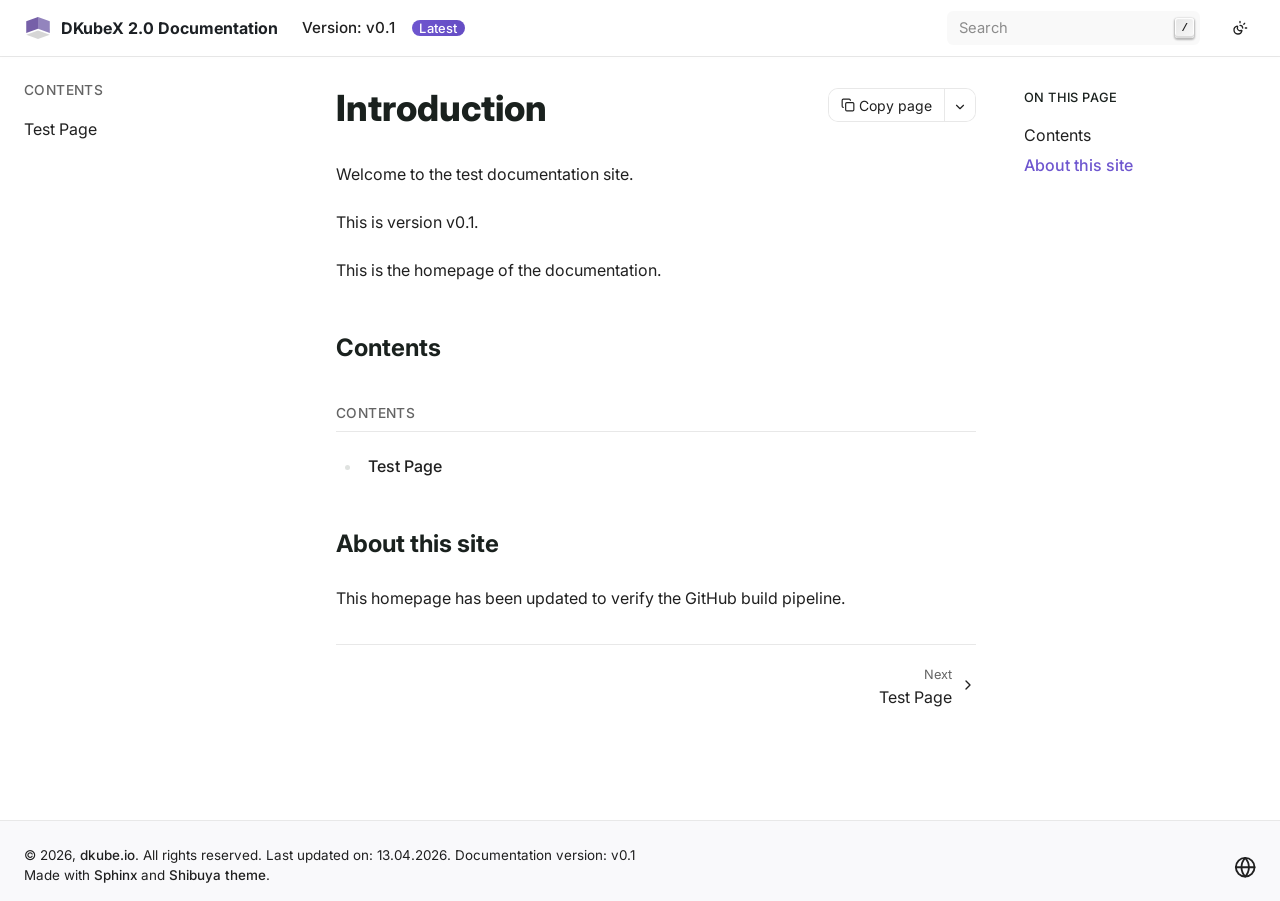
<file: docs-v0.1/index.html>
<!DOCTYPE html>
<html lang="en" data-accent-color="violet" data-content_root="./">
<head>
  <meta charset="utf-8">
  <meta name="viewport" content="width=device-width, initial-scale=1.0"><title>DKubeX 2.0 Documentation</title><link rel="shortcut icon" href="_static/DKube_Icon_512x512.svg"/><link rel="index" title="Index" href="genindex.html" /><link rel="search" title="Search" href="search.html" /><link rel="next" title="Test Page" href="test.html" />
      <link rel="canonical" href="https://docs-test.dkube.io/" /><script>
    function setColorMode(t){let e=document.documentElement;e.setAttribute("data-color-mode",t);let a=window.matchMedia&&window.matchMedia("(prefers-color-scheme: dark)").matches,s=t;"auto"===t&&(s=a?"dark":"light"),"light"===s?(e.classList.remove("dark"),e.classList.add("light")):(e.classList.remove("light"),e.classList.add("dark"))}
    setColorMode(localStorage._theme||"auto");
  </script><link rel="stylesheet" type="text/css" href="_static/pygments.css?v=e1a1ceaf" />
    <link rel="stylesheet" type="text/css" href="_static/shibuya.css?v=44020203" />
    <link rel="stylesheet" type="text/css" href="_static/copybutton.css?v=76b2166b" />
    <link media="print" rel="stylesheet" type="text/css" href="_static/print.css?v=20ff2c19" />
    <link rel="stylesheet" type="text/css" href="_static/custom.css?v=26aa22f1" />
    <link rel="preconnect" href="https://fonts.googleapis.com">
<link rel="preconnect" href="https://fonts.gstatic.com" crossorigin>
<link href="https://fonts.googleapis.com/css2?family=Inter:wght@400;500;600;700&display=swap" rel="stylesheet">
<style>
:root {
  --sy-f-text: "Inter", var(--sy-f-sys), var(--sy-f-cjk), sans-serif;
  --sy-f-heading: "Inter", var(--sy-f-sys), var(--sy-f-cjk), sans-serif;
}
</style>
    <meta property="og:type" content="website"/>
  <meta property="og:url" content="https://docs-test.dkube.io/"/>
  <meta property="og:title" content="Introduction"/>
    <meta name="twitter:card" content="summary"/>
  </head>
<body><div class="sy-head">
  <div class="sy-head-blur"></div>
  <div class="sy-head-inner sy-container mx-auto">
    <a class="sy-head-brand" href="index.html">
      <img class="light-logo" src="_static/DKube_Icon_512x512.svg" alt="DKubeX 2.0 Documentation" height="28" loading="lazy" />
      <img class="dark-logo" src="_static/DKube_Icon_512x512.svg" alt="DKubeX 2.0 Documentation" height="28" loading="lazy" />
      <strong>DKubeX 2.0 Documentation</strong>
    </a>
    <div class="sy-head-nav" id="head-nav">
      <nav class="sy-head-links"><ul><li class="link"><a href="../docs/index.html">Version: v0.1 | Latest</a></li></ul></nav>
      <div class="sy-head-extra flex items-center print:hidden"><form class="searchbox flex items-center" action="search.html" method="get">
  <input type="text" name="q" placeholder="Search" />
  <kbd>/</kbd>
</form><div class="sy-head-socials">
  <a href="https://github.com/deepro713/product-docs-test/" aria-label="GitHub">
    <iconify-icon icon="simple-icons:github"></iconify-icon>
  </a></div></div>
    </div>
    <div class="sy-head-actions flex items-center shrink-0 print:hidden"><button class="js-theme theme-switch flex items-center"
data-aria-auto="Switch to light color mode"
data-aria-light="Switch to dark color mode"
data-aria-dark="Switch to auto color mode">
<i class="i-lucide theme-icon"></i>
</button><button class="md:hidden flex items-center js-menu" aria-label="Menu" type="button" aria-controls="head-nav" aria-expanded="false">
        <div class="hamburger">
          <span class="hamburger_1"></span>
          <span class="hamburger_2"></span>
          <span class="hamburger_3"></span>
        </div>
      </button>
    </div>
  </div>
</div>
<div class="sy-page sy-container flex mx-auto">
  <aside id="lside" class="sy-lside md:w-72 md:shrink-0 print:hidden">
    <div class="sy-lside-inner md:sticky">
      <div class="sy-scrollbar p-6">
        <div class="globaltoc" data-expand-depth="0"><p class="caption" role="heading" aria-level="3"><span class="caption-text">Contents</span></p>
<ul>
<li class="toctree-l1"><a class="reference internal" href="test.html">Test Page</a></li>
</ul>

        </div>
      </div>
    </div>
  </aside>
  <div class="lside-overlay js-menu" role="button" aria-label="Close left sidebar" aria-controls="lside" aria-expanded="false"></div>
  <aside id="rside" class="sy-rside pb-3 w-64 shrink-0 order-last">
    <button class="rside-close js-menu xl:hidden" aria-label="Close Table of Contents" type="button" aria-controls="rside" aria-expanded="false">
      <i class="i-lucide close"></i>
    </button>
    <div class="sy-scrollbar sy-rside-inner px-6 xl:top-16 xl:sticky xl:pl-0 pt-6 pb-4"><div class="localtoc"><h3>On this page</h3><ul>
<li><a class="reference internal" href="#contents">Contents</a></li>
<li><a class="reference internal" href="#about-this-site">About this site</a></li>
</ul>
</div><div id="ethical-ad-placement" data-ea-publisher="readthedocs"></div></div>
  </aside>
  <div class="rside-overlay js-menu" role="button" aria-label="Close Table of Contents" aria-controls="rside" aria-expanded="false"></div>
  <main class="sy-main w-full max-sm:max-w-full print:pt-6">
<div class="sy-breadcrumbs" role="navigation">
  <div class="sy-breadcrumbs-inner flex items-center">
    <div class="md:hidden mr-3">
      <button class="js-menu" aria-label="Menu" type="button" aria-controls="lside" aria-expanded="false">
        <i class="i-lucide menu"></i>
      </button>
    </div>
    <ol class="flex-1" itemscope itemtype="https://schema.org/BreadcrumbList"><li itemprop="itemListElement" itemscope itemtype="https://schema.org/ListItem">
        <a itemprop="item" href="#"><span itemprop="name">DKubeX 2.0 Documentation</span></a>
        <span>/</span>
        <meta itemprop="position" content="1" />
      </li><li itemprop="itemListElement" itemscope itemtype="https://schema.org/ListItem">
        <strong itemprop="name">Introduction</strong>
        <meta itemprop="position" content="2" />
      </li></ol>
    <div class="xl:hidden ml-1">
      <button class="js-menu" aria-label="Show table of contents" type="button" aria-controls="rside"
        aria-expanded="false">
        <i class="i-lucide outdent"></i>
      </button>
    </div>
  </div>
</div><div class="flex flex-col break-words justify-between">
      <div class="relative min-w-0 max-w-6xl px-6 pb-6 pt-8 xl:px-12">
  <div class="copy-page-wrapper relative pb-4 lg:absolute lg:top-8 lg:right-6 xl:right-12">
  <div id="copy-page-trigger">
    <button
      type="button"
      class="js-copy px-3 py-1 inline-flex items-center gap-1"
      data-url="https://docs-test.dkube.io/_sources/index.md.txt"
    >
      <i class="i-lucide" data-icon="copy"></i>
      <span>Copy page</span>
    </button>
    <button class="js-menu px-2 py-1" type="button" aria-label="More actions"
      aria-haspopup="menu" aria-expanded="false" aria-controls="copy-page-content">
      <i class="i-lucide chevron-down"></i>
    </button>
  </div>
  <div id="copy-page-content" role="menu" aria-orientation="vertical" aria-hidden="true">
    <div role="presentation">
      <div class="flex flex-col" role="group">
        <button class="js-copy" type="button" role="menuitem"
          data-url="https://docs-test.dkube.io/_sources/index.md.txt">
          <span class="iconify-icon">
            <i class="i-lucide" data-icon="copy"></i>
          </span>
          <span>Copy page</span>
        </button>
        <a role="menuitem" href="https://docs-test.dkube.io/_sources/index.md.txt" target="_blank" rel="nofollow"><iconify-icon icon="bi:markdown"></iconify-icon>
            <span>View as Markdown</span></a><a role="menuitem" href="https://chatgpt.com/?hints=search&q=Read%20https%3A//docs-test.dkube.io/_sources/index.md.txt%20so%20I%20can%20ask%20questions%20about%20it." target="_blank" rel="nofollow">
          <iconify-icon icon="bi:openai"></iconify-icon>
          <span>Open in ChatGPT</span>
        </a><a role="menuitem" href="https://claude.ai/new?q=Read%20https%3A//docs-test.dkube.io/_sources/index.md.txt%20so%20I%20can%20ask%20questions%20about%20it." target="_blank" rel="nofollow">
          <iconify-icon icon="bi:claude"></iconify-icon>
          <span>Open in Claude</span>
        </a></div>
    </div>
  </div>
</div><article class="yue" role="main">
          <section id="introduction">
<h1>Introduction<a class="headerlink" href="#introduction" title="Link to this heading">¶</a></h1>
<p>Welcome to the test documentation site.</p>
<p>This is version v0.1.</p>
<p>This is the homepage of the documentation.</p>
<section id="contents">
<h2>Contents<a class="headerlink" href="#contents" title="Link to this heading">¶</a></h2>
<div class="toctree-wrapper compound">
<p class="caption" role="heading"><span class="caption-text">Contents</span></p>
<ul>
<li class="toctree-l1"><a class="reference internal" href="test.html">Test Page</a></li>
</ul>
</div>
</section>
<section id="about-this-site">
<h2>About this site<a class="headerlink" href="#about-this-site" title="Link to this heading">¶</a></h2>
<p>This homepage has been updated to verify the GitHub build pipeline.</p>
</section>
</section>

        </article><button class="back-to-top" type="button">
  <svg xmlns="http://www.w3.org/2000/svg" viewBox="0 0 24 24">
    <path d="M13 20h-2V8l-5.5 5.5-1.42-1.42L12 4.16l7.92 7.92-1.42 1.42L13 8v12z"></path>
  </svg>
  <span>Back to top</span>
</button><div class="navigation flex print:hidden"><div class="navigation-next">
    <a href="test.html">
      <div class="page-info">
        <span>Next</span>
        <div class="title">Test Page</div>
      </div>
      <i class="i-lucide chevron-right"></i>
    </a>
  </div></div></div>
    </div>
  </main>
</div>
<footer class="sy-foot">
  <div class="sy-foot-inner sy-container mx-auto">
    <div class="sy-foot-reserved md:flex justify-between items-center">
      <div class="sy-foot-copyright"><p>&copy; 2026, dkube.io. All rights reserved. Last updated on: 13.04.2026. Documentation version: v0.1</p>
  
  <p>
    Made with
    
    <a href="https://www.sphinx-doc.org/">Sphinx</a> and
    
    <a href="https://shibuya.lepture.com">Shibuya theme</a>.
  </p>
</div>
      <div class="sy-foot-socials">
<a href="https://github.com/deepro713/product-docs-test/" aria-label="GitHub">
  <iconify-icon icon="simple-icons:github"></iconify-icon>
</a>
<a href="https://www.youtube.com/@DKube_OC" aria-label="YouTube">
  <iconify-icon icon="simple-icons:youtube"></iconify-icon>
</a><a href="https://www.dkube.io" aria-label="Website" target="_blank" rel="noopener noreferrer">
    <svg viewBox="0 0 24 24" fill="none" stroke="currentColor" stroke-width="2" stroke-linecap="round" stroke-linejoin="round" aria-hidden="true">
      <circle cx="12" cy="12" r="10"></circle>
      <path d="M2 12h20"></path>
      <path d="M12 2a15.3 15.3 0 0 1 4 10 15.3 15.3 0 0 1-4 10 15.3 15.3 0 0 1-4-10 15.3 15.3 0 0 1 4-10z"></path>
    </svg>
  </a>
</div>
    </div>
  </div>
</footer>
      <script src="_static/documentation_options.js?v=5929fcd5"></script>
      <script src="_static/doctools.js?v=fd6eb6e6"></script>
      <script src="_static/sphinx_highlight.js?v=6ffebe34"></script>
      <script src="_static/clipboard.min.js?v=a7894cd8"></script>
      <script src="_static/copybutton.js?v=f281be69"></script>
      <script src="_static/shibuya.js?v=cac61aee"></script>
      <script src="_static/version-badge.js?v=433fc88a"></script>
      <script src="_static/footer-dkube-link.js?v=47e90260"></script></body>
</html>
</file>
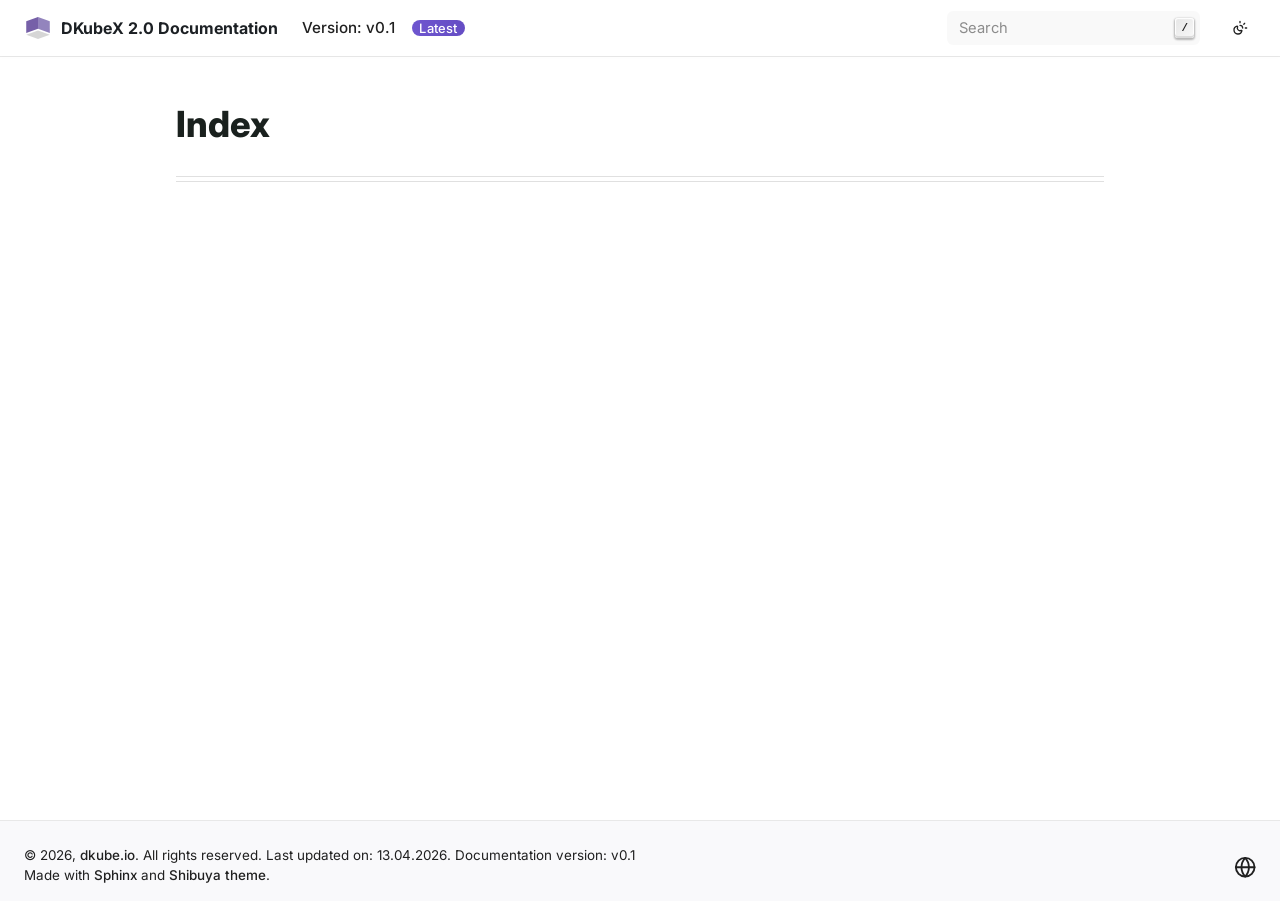
<file: docs-v0.1/genindex.html>
<!DOCTYPE html>
<html lang="en" data-accent-color="violet" data-content_root="./">
<head>
  <meta charset="utf-8">
  <meta name="viewport" content="width=device-width, initial-scale=1.0"><title>Index - DKubeX 2.0 Documentation</title><link rel="shortcut icon" href="_static/DKube_Icon_512x512.svg"/><link rel="index" title="Index" href="#" /><link rel="search" title="Search" href="search.html" />
      <link rel="canonical" href="https://docs-test.dkube.io/genindex.html" /><script>
    function setColorMode(t){let e=document.documentElement;e.setAttribute("data-color-mode",t);let a=window.matchMedia&&window.matchMedia("(prefers-color-scheme: dark)").matches,s=t;"auto"===t&&(s=a?"dark":"light"),"light"===s?(e.classList.remove("dark"),e.classList.add("light")):(e.classList.remove("light"),e.classList.add("dark"))}
    setColorMode(localStorage._theme||"auto");
  </script><link rel="stylesheet" type="text/css" href="_static/pygments.css?v=e1a1ceaf" />
    <link rel="stylesheet" type="text/css" href="_static/shibuya.css?v=44020203" />
    <link rel="stylesheet" type="text/css" href="_static/copybutton.css?v=76b2166b" />
    <link media="print" rel="stylesheet" type="text/css" href="_static/print.css?v=20ff2c19" />
    <link rel="stylesheet" type="text/css" href="_static/custom.css?v=26aa22f1" />
    <link rel="preconnect" href="https://fonts.googleapis.com">
<link rel="preconnect" href="https://fonts.gstatic.com" crossorigin>
<link href="https://fonts.googleapis.com/css2?family=Inter:wght@400;500;600;700&display=swap" rel="stylesheet">
<style>
:root {
  --sy-f-text: "Inter", var(--sy-f-sys), var(--sy-f-cjk), sans-serif;
  --sy-f-heading: "Inter", var(--sy-f-sys), var(--sy-f-cjk), sans-serif;
}
</style>
    </head>
<body><div class="sy-head">
  <div class="sy-head-blur"></div>
  <div class="sy-head-inner sy-container mx-auto">
    <a class="sy-head-brand" href="index.html">
      <img class="light-logo" src="_static/DKube_Icon_512x512.svg" alt="DKubeX 2.0 Documentation" height="28" loading="lazy" />
      <img class="dark-logo" src="_static/DKube_Icon_512x512.svg" alt="DKubeX 2.0 Documentation" height="28" loading="lazy" />
      <strong>DKubeX 2.0 Documentation</strong>
    </a>
    <div class="sy-head-nav" id="head-nav">
      <nav class="sy-head-links"><ul><li class="link"><a href="../docs/index.html">Version: v0.1 | Latest</a></li></ul></nav>
      <div class="sy-head-extra flex items-center print:hidden"><form class="searchbox flex items-center" action="search.html" method="get">
  <input type="text" name="q" placeholder="Search" />
  <kbd>/</kbd>
</form><div class="sy-head-socials">
  <a href="https://github.com/deepro713/product-docs-test/" aria-label="GitHub">
    <iconify-icon icon="simple-icons:github"></iconify-icon>
  </a></div></div>
    </div>
    <div class="sy-head-actions flex items-center shrink-0 print:hidden"><button class="js-theme theme-switch flex items-center"
data-aria-auto="Switch to light color mode"
data-aria-light="Switch to dark color mode"
data-aria-dark="Switch to auto color mode">
<i class="i-lucide theme-icon"></i>
</button><button class="md:hidden flex items-center js-menu" aria-label="Menu" type="button" aria-controls="head-nav" aria-expanded="false">
        <div class="hamburger">
          <span class="hamburger_1"></span>
          <span class="hamburger_2"></span>
          <span class="hamburger_3"></span>
        </div>
      </button>
    </div>
  </div>
</div><div class="sy-container mx-auto body">
    <main class="sy-content mx-auto pt-12 px-6 xl:px-12 break-words">
      <article class="yue" role="main">
        

<h1 id="index">Index</h1>

<div class="genindex-jumpbox">
 
</div>


      </article>
      
    </main>
  </div><footer class="sy-foot">
  <div class="sy-foot-inner sy-container mx-auto">
    <div class="sy-foot-reserved md:flex justify-between items-center">
      <div class="sy-foot-copyright"><p>&copy; 2026, dkube.io. All rights reserved. Last updated on: 13.04.2026. Documentation version: v0.1</p>
  
  <p>
    Made with
    
    <a href="https://www.sphinx-doc.org/">Sphinx</a> and
    
    <a href="https://shibuya.lepture.com">Shibuya theme</a>.
  </p>
</div>
      <div class="sy-foot-socials">
<a href="https://github.com/deepro713/product-docs-test/" aria-label="GitHub">
  <iconify-icon icon="simple-icons:github"></iconify-icon>
</a>
<a href="https://www.youtube.com/@DKube_OC" aria-label="YouTube">
  <iconify-icon icon="simple-icons:youtube"></iconify-icon>
</a><a href="https://www.dkube.io" aria-label="Website" target="_blank" rel="noopener noreferrer">
    <svg viewBox="0 0 24 24" fill="none" stroke="currentColor" stroke-width="2" stroke-linecap="round" stroke-linejoin="round" aria-hidden="true">
      <circle cx="12" cy="12" r="10"></circle>
      <path d="M2 12h20"></path>
      <path d="M12 2a15.3 15.3 0 0 1 4 10 15.3 15.3 0 0 1-4 10 15.3 15.3 0 0 1-4-10 15.3 15.3 0 0 1 4-10z"></path>
    </svg>
  </a>
</div>
    </div>
  </div>
</footer>
      <script src="_static/documentation_options.js?v=5929fcd5"></script>
      <script src="_static/doctools.js?v=fd6eb6e6"></script>
      <script src="_static/sphinx_highlight.js?v=6ffebe34"></script>
      <script src="_static/clipboard.min.js?v=a7894cd8"></script>
      <script src="_static/copybutton.js?v=f281be69"></script>
      <script src="_static/shibuya.js?v=cac61aee"></script>
      <script src="_static/version-badge.js?v=433fc88a"></script>
      <script src="_static/footer-dkube-link.js?v=47e90260"></script></body>
</html>
</file>
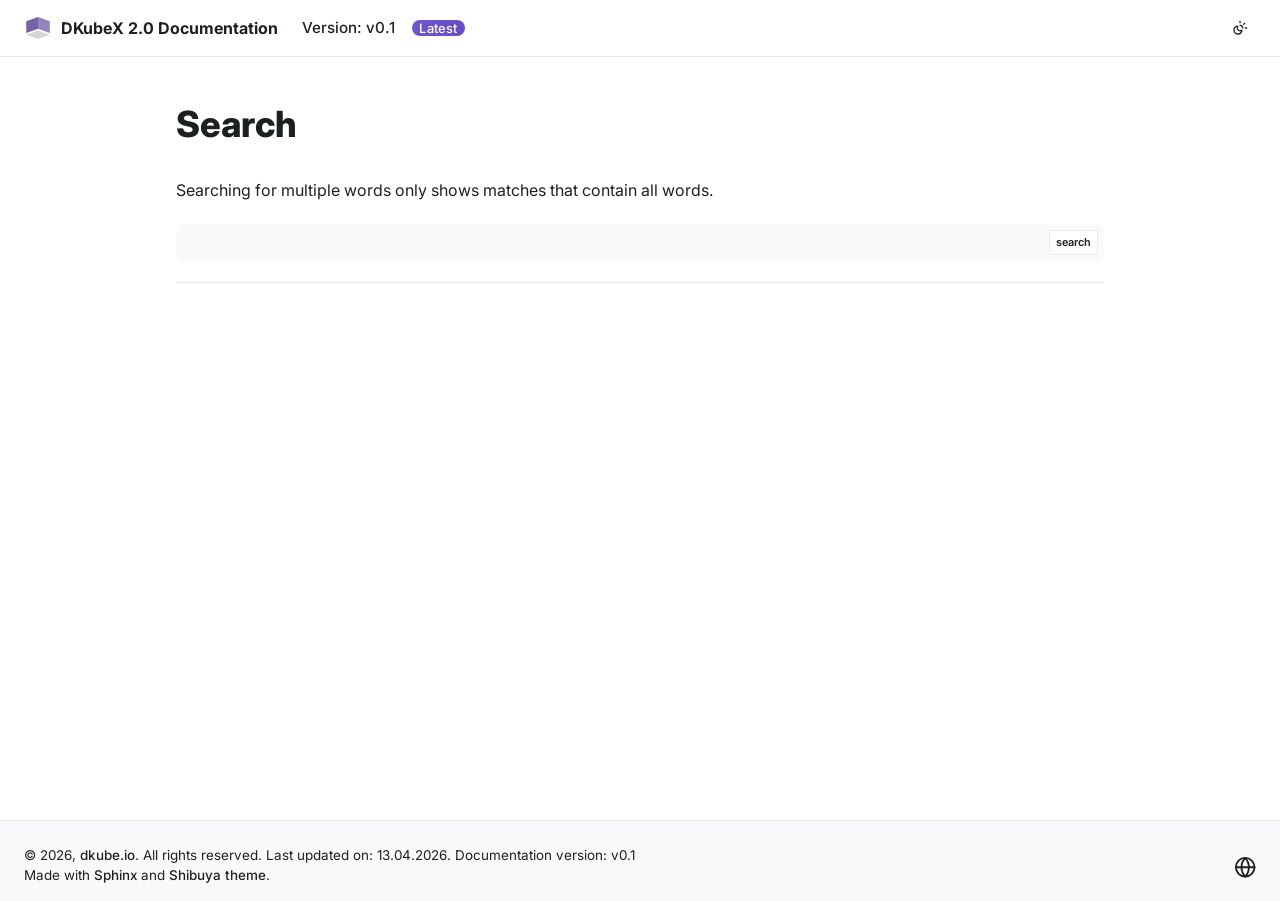
<file: docs-v0.1/search.html>
<!DOCTYPE html>
<html lang="en" data-accent-color="violet" data-content_root="./">
<head>
  <meta charset="utf-8">
  <meta name="viewport" content="width=device-width, initial-scale=1.0"><title>Search - DKubeX 2.0 Documentation</title><link rel="shortcut icon" href="_static/DKube_Icon_512x512.svg"/><link rel="index" title="Index" href="genindex.html" /><link rel="search" title="Search" href="#" />
      <link rel="canonical" href="https://docs-test.dkube.io/search.html" /><script>
    function setColorMode(t){let e=document.documentElement;e.setAttribute("data-color-mode",t);let a=window.matchMedia&&window.matchMedia("(prefers-color-scheme: dark)").matches,s=t;"auto"===t&&(s=a?"dark":"light"),"light"===s?(e.classList.remove("dark"),e.classList.add("light")):(e.classList.remove("light"),e.classList.add("dark"))}
    setColorMode(localStorage._theme||"auto");
  </script><link rel="stylesheet" type="text/css" href="_static/pygments.css?v=e1a1ceaf" />
    <link rel="stylesheet" type="text/css" href="_static/shibuya.css?v=44020203" />
    <link rel="stylesheet" type="text/css" href="_static/copybutton.css?v=76b2166b" />
    <link media="print" rel="stylesheet" type="text/css" href="_static/print.css?v=20ff2c19" />
    <link rel="stylesheet" type="text/css" href="_static/custom.css?v=26aa22f1" />
    <link rel="preconnect" href="https://fonts.googleapis.com">
<link rel="preconnect" href="https://fonts.gstatic.com" crossorigin>
<link href="https://fonts.googleapis.com/css2?family=Inter:wght@400;500;600;700&display=swap" rel="stylesheet">
<style>
:root {
  --sy-f-text: "Inter", var(--sy-f-sys), var(--sy-f-cjk), sans-serif;
  --sy-f-heading: "Inter", var(--sy-f-sys), var(--sy-f-cjk), sans-serif;
}
</style>
    
    <script src="searchindex.js" defer="defer"></script>
    <meta name="robots" content="noindex" />
    
</head>
<body><div class="sy-head">
  <div class="sy-head-blur"></div>
  <div class="sy-head-inner sy-container mx-auto">
    <a class="sy-head-brand" href="index.html">
      <img class="light-logo" src="_static/DKube_Icon_512x512.svg" alt="DKubeX 2.0 Documentation" height="28" loading="lazy" />
      <img class="dark-logo" src="_static/DKube_Icon_512x512.svg" alt="DKubeX 2.0 Documentation" height="28" loading="lazy" />
      <strong>DKubeX 2.0 Documentation</strong>
    </a>
    <div class="sy-head-nav" id="head-nav">
      <nav class="sy-head-links"><ul><li class="link"><a href="../docs/index.html">Version: v0.1 | Latest</a></li></ul></nav>
      <div class="sy-head-extra flex items-center print:hidden"><div class="sy-head-socials">
  <a href="https://github.com/deepro713/product-docs-test/" aria-label="GitHub">
    <iconify-icon icon="simple-icons:github"></iconify-icon>
  </a></div></div>
    </div>
    <div class="sy-head-actions flex items-center shrink-0 print:hidden"><button class="js-theme theme-switch flex items-center"
data-aria-auto="Switch to light color mode"
data-aria-light="Switch to dark color mode"
data-aria-dark="Switch to auto color mode">
<i class="i-lucide theme-icon"></i>
</button><button class="md:hidden flex items-center js-menu" aria-label="Menu" type="button" aria-controls="head-nav" aria-expanded="false">
        <div class="hamburger">
          <span class="hamburger_1"></span>
          <span class="hamburger_2"></span>
          <span class="hamburger_3"></span>
        </div>
      </button>
    </div>
  </div>
</div><div class="sy-container mx-auto body">
    <main class="sy-content mx-auto pt-12 px-6 xl:px-12 break-words">
      <article class="yue" role="main">
        
  <h1 id="search-documentation">Search</h1>
  
  <noscript>
  <div class="admonition warning">
  <p>
    Please activate JavaScript to enable the search
    functionality.
  </p>
  </div>
  </noscript>
  
  
  <p>
    Searching for multiple words only shows matches that contain
    all words.
  </p>
  
  
  <form class="searchform" action="" method="get">
    <input type="text" name="q" aria-labelledby="search-documentation" value="" autocomplete="off" autocorrect="off" autocapitalize="off" spellcheck="false"/>
    <button type="submit">search</button>
  </form>
  <p><span id="search-progress"></span></p>

  
  <div id="search-results"></div>
  

      </article>
      
    </main>
  </div><footer class="sy-foot">
  <div class="sy-foot-inner sy-container mx-auto">
    <div class="sy-foot-reserved md:flex justify-between items-center">
      <div class="sy-foot-copyright"><p>&copy; 2026, dkube.io. All rights reserved. Last updated on: 13.04.2026. Documentation version: v0.1</p>
  
  <p>
    Made with
    
    <a href="https://www.sphinx-doc.org/">Sphinx</a> and
    
    <a href="https://shibuya.lepture.com">Shibuya theme</a>.
  </p>
</div>
      <div class="sy-foot-socials">
<a href="https://github.com/deepro713/product-docs-test/" aria-label="GitHub">
  <iconify-icon icon="simple-icons:github"></iconify-icon>
</a>
<a href="https://www.youtube.com/@DKube_OC" aria-label="YouTube">
  <iconify-icon icon="simple-icons:youtube"></iconify-icon>
</a><a href="https://www.dkube.io" aria-label="Website" target="_blank" rel="noopener noreferrer">
    <svg viewBox="0 0 24 24" fill="none" stroke="currentColor" stroke-width="2" stroke-linecap="round" stroke-linejoin="round" aria-hidden="true">
      <circle cx="12" cy="12" r="10"></circle>
      <path d="M2 12h20"></path>
      <path d="M12 2a15.3 15.3 0 0 1 4 10 15.3 15.3 0 0 1-4 10 15.3 15.3 0 0 1-4-10 15.3 15.3 0 0 1 4-10z"></path>
    </svg>
  </a>
</div>
    </div>
  </div>
</footer>
    
      <script src="_static/documentation_options.js?v=5929fcd5"></script>
      <script src="_static/doctools.js?v=fd6eb6e6"></script>
      <script src="_static/sphinx_highlight.js?v=6ffebe34"></script>
      <script src="_static/clipboard.min.js?v=a7894cd8"></script>
      <script src="_static/copybutton.js?v=f281be69"></script>
      <script src="_static/shibuya.js?v=cac61aee"></script>
      <script src="_static/version-badge.js?v=433fc88a"></script>
      <script src="_static/footer-dkube-link.js?v=47e90260"></script>
    <script src="_static/searchtools.js"></script>
    <script src="_static/language_data.js"></script></body>
</html>
</file>
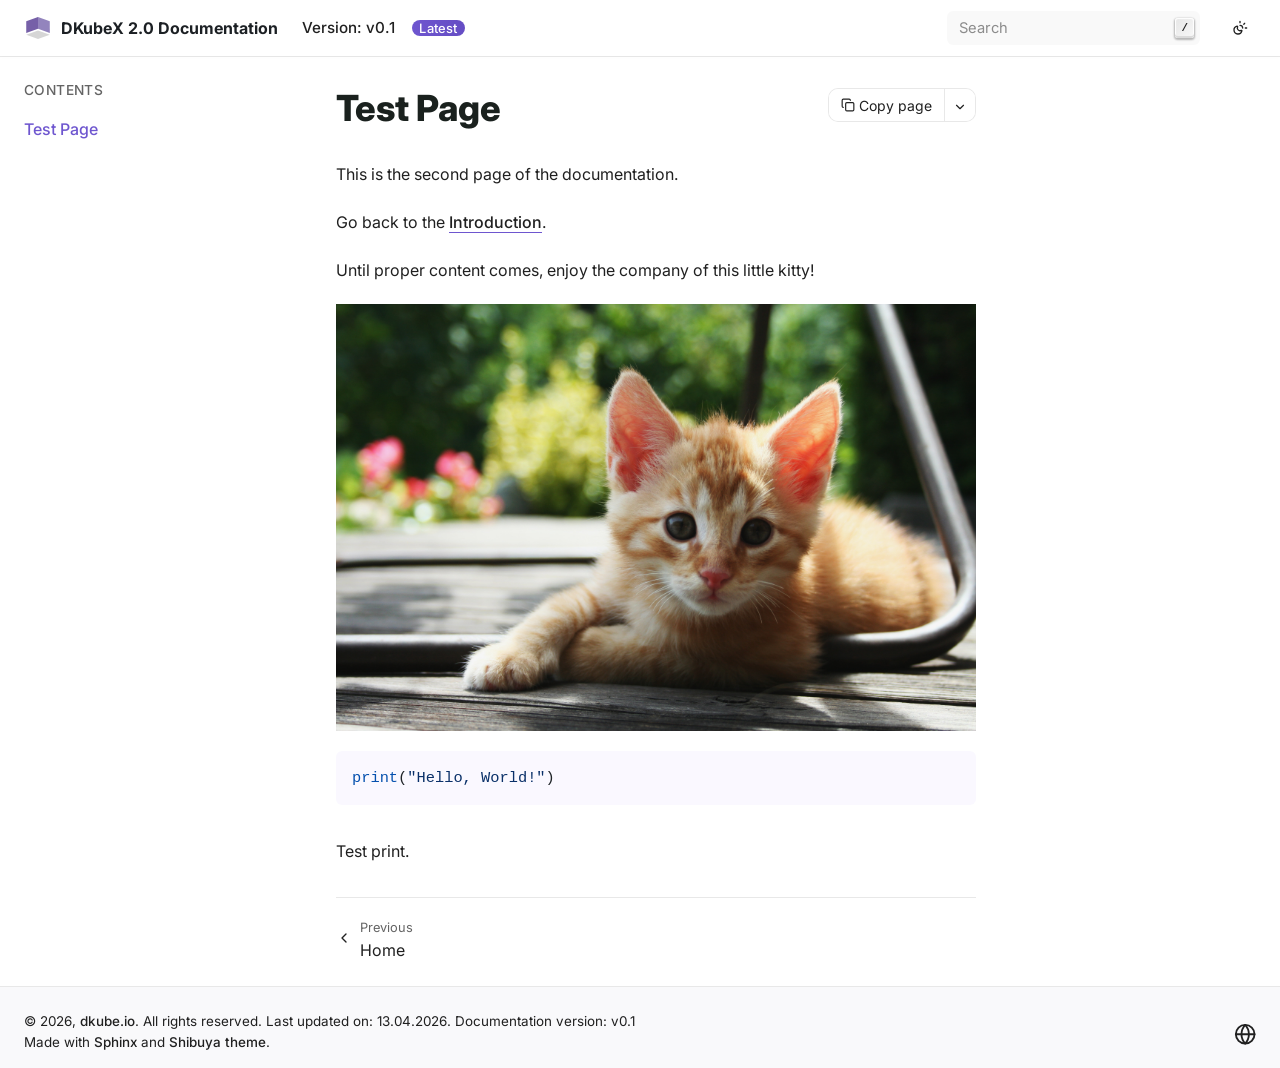
<file: docs-v0.1/test.html>
<!DOCTYPE html>
<html lang="en" data-accent-color="violet" data-content_root="./">
<head>
  <meta charset="utf-8">
  <meta name="viewport" content="width=device-width, initial-scale=1.0"><title>Test Page - DKubeX 2.0 Documentation</title><link rel="shortcut icon" href="_static/DKube_Icon_512x512.svg"/><link rel="index" title="Index" href="genindex.html" /><link rel="search" title="Search" href="search.html" /><link rel="prev" title="Introduction" href="index.html" />
      <link rel="canonical" href="https://docs-test.dkube.io/test.html" /><script>
    function setColorMode(t){let e=document.documentElement;e.setAttribute("data-color-mode",t);let a=window.matchMedia&&window.matchMedia("(prefers-color-scheme: dark)").matches,s=t;"auto"===t&&(s=a?"dark":"light"),"light"===s?(e.classList.remove("dark"),e.classList.add("light")):(e.classList.remove("light"),e.classList.add("dark"))}
    setColorMode(localStorage._theme||"auto");
  </script><link rel="stylesheet" type="text/css" href="_static/pygments.css?v=e1a1ceaf" />
    <link rel="stylesheet" type="text/css" href="_static/shibuya.css?v=44020203" />
    <link rel="stylesheet" type="text/css" href="_static/copybutton.css?v=76b2166b" />
    <link media="print" rel="stylesheet" type="text/css" href="_static/print.css?v=20ff2c19" />
    <link rel="stylesheet" type="text/css" href="_static/custom.css?v=26aa22f1" />
    <link rel="preconnect" href="https://fonts.googleapis.com">
<link rel="preconnect" href="https://fonts.gstatic.com" crossorigin>
<link href="https://fonts.googleapis.com/css2?family=Inter:wght@400;500;600;700&display=swap" rel="stylesheet">
<style>
:root {
  --sy-f-text: "Inter", var(--sy-f-sys), var(--sy-f-cjk), sans-serif;
  --sy-f-heading: "Inter", var(--sy-f-sys), var(--sy-f-cjk), sans-serif;
}
</style>
    <meta property="og:type" content="website"/>
  <meta property="og:url" content="https://docs-test.dkube.io/test.html"/>
  <meta property="og:title" content="Test Page"/>
    <meta name="twitter:card" content="summary"/>
  </head>
<body><div class="sy-head">
  <div class="sy-head-blur"></div>
  <div class="sy-head-inner sy-container mx-auto">
    <a class="sy-head-brand" href="index.html">
      <img class="light-logo" src="_static/DKube_Icon_512x512.svg" alt="DKubeX 2.0 Documentation" height="28" loading="lazy" />
      <img class="dark-logo" src="_static/DKube_Icon_512x512.svg" alt="DKubeX 2.0 Documentation" height="28" loading="lazy" />
      <strong>DKubeX 2.0 Documentation</strong>
    </a>
    <div class="sy-head-nav" id="head-nav">
      <nav class="sy-head-links"><ul><li class="link"><a href="../docs/index.html">Version: v0.1 | Latest</a></li></ul></nav>
      <div class="sy-head-extra flex items-center print:hidden"><form class="searchbox flex items-center" action="search.html" method="get">
  <input type="text" name="q" placeholder="Search" />
  <kbd>/</kbd>
</form><div class="sy-head-socials">
  <a href="https://github.com/deepro713/product-docs-test/" aria-label="GitHub">
    <iconify-icon icon="simple-icons:github"></iconify-icon>
  </a></div></div>
    </div>
    <div class="sy-head-actions flex items-center shrink-0 print:hidden"><button class="js-theme theme-switch flex items-center"
data-aria-auto="Switch to light color mode"
data-aria-light="Switch to dark color mode"
data-aria-dark="Switch to auto color mode">
<i class="i-lucide theme-icon"></i>
</button><button class="md:hidden flex items-center js-menu" aria-label="Menu" type="button" aria-controls="head-nav" aria-expanded="false">
        <div class="hamburger">
          <span class="hamburger_1"></span>
          <span class="hamburger_2"></span>
          <span class="hamburger_3"></span>
        </div>
      </button>
    </div>
  </div>
</div>
<div class="sy-page sy-container flex mx-auto">
  <aside id="lside" class="sy-lside md:w-72 md:shrink-0 print:hidden">
    <div class="sy-lside-inner md:sticky">
      <div class="sy-scrollbar p-6">
        <div class="globaltoc" data-expand-depth="0"><p class="caption" role="heading" aria-level="3"><span class="caption-text">Contents</span></p>
<ul class="current">
<li class="toctree-l1 current"><a class="current reference internal" href="#">Test Page</a></li>
</ul>

        </div>
      </div>
    </div>
  </aside>
  <div class="lside-overlay js-menu" role="button" aria-label="Close left sidebar" aria-controls="lside" aria-expanded="false"></div>
  <aside id="rside" class="sy-rside pb-3 w-64 shrink-0 order-last">
    <button class="rside-close js-menu xl:hidden" aria-label="Close Table of Contents" type="button" aria-controls="rside" aria-expanded="false">
      <i class="i-lucide close"></i>
    </button>
    <div class="sy-scrollbar sy-rside-inner px-6 xl:top-16 xl:sticky xl:pl-0 pt-6 pb-4"><div id="ethical-ad-placement" data-ea-publisher="readthedocs"></div></div>
  </aside>
  <div class="rside-overlay js-menu" role="button" aria-label="Close Table of Contents" aria-controls="rside" aria-expanded="false"></div>
  <main class="sy-main w-full max-sm:max-w-full print:pt-6">
<div class="sy-breadcrumbs" role="navigation">
  <div class="sy-breadcrumbs-inner flex items-center">
    <div class="md:hidden mr-3">
      <button class="js-menu" aria-label="Menu" type="button" aria-controls="lside" aria-expanded="false">
        <i class="i-lucide menu"></i>
      </button>
    </div>
    <ol class="flex-1" itemscope itemtype="https://schema.org/BreadcrumbList"><li itemprop="itemListElement" itemscope itemtype="https://schema.org/ListItem">
        <a itemprop="item" href="index.html"><span itemprop="name">DKubeX 2.0 Documentation</span></a>
        <span>/</span>
        <meta itemprop="position" content="1" />
      </li><li itemprop="itemListElement" itemscope itemtype="https://schema.org/ListItem">
        <strong itemprop="name">Test Page</strong>
        <meta itemprop="position" content="2" />
      </li></ol>
    <div class="xl:hidden ml-1">
      <button class="js-menu" aria-label="Show table of contents" type="button" aria-controls="rside"
        aria-expanded="false">
        <i class="i-lucide outdent"></i>
      </button>
    </div>
  </div>
</div><div class="flex flex-col break-words justify-between">
      <div class="relative min-w-0 max-w-6xl px-6 pb-6 pt-8 xl:px-12">
  <div class="copy-page-wrapper relative pb-4 lg:absolute lg:top-8 lg:right-6 xl:right-12">
  <div id="copy-page-trigger">
    <button
      type="button"
      class="js-copy px-3 py-1 inline-flex items-center gap-1"
      data-url="https://docs-test.dkube.io/_sources/test.md.txt"
    >
      <i class="i-lucide" data-icon="copy"></i>
      <span>Copy page</span>
    </button>
    <button class="js-menu px-2 py-1" type="button" aria-label="More actions"
      aria-haspopup="menu" aria-expanded="false" aria-controls="copy-page-content">
      <i class="i-lucide chevron-down"></i>
    </button>
  </div>
  <div id="copy-page-content" role="menu" aria-orientation="vertical" aria-hidden="true">
    <div role="presentation">
      <div class="flex flex-col" role="group">
        <button class="js-copy" type="button" role="menuitem"
          data-url="https://docs-test.dkube.io/_sources/test.md.txt">
          <span class="iconify-icon">
            <i class="i-lucide" data-icon="copy"></i>
          </span>
          <span>Copy page</span>
        </button>
        <a role="menuitem" href="https://docs-test.dkube.io/_sources/test.md.txt" target="_blank" rel="nofollow"><iconify-icon icon="bi:markdown"></iconify-icon>
            <span>View as Markdown</span></a><a role="menuitem" href="https://chatgpt.com/?hints=search&q=Read%20https%3A//docs-test.dkube.io/_sources/test.md.txt%20so%20I%20can%20ask%20questions%20about%20it." target="_blank" rel="nofollow">
          <iconify-icon icon="bi:openai"></iconify-icon>
          <span>Open in ChatGPT</span>
        </a><a role="menuitem" href="https://claude.ai/new?q=Read%20https%3A//docs-test.dkube.io/_sources/test.md.txt%20so%20I%20can%20ask%20questions%20about%20it." target="_blank" rel="nofollow">
          <iconify-icon icon="bi:claude"></iconify-icon>
          <span>Open in Claude</span>
        </a></div>
    </div>
  </div>
</div><article class="yue" role="main">
          <section id="test-page">
<h1>Test Page<a class="headerlink" href="#test-page" title="Link to this heading">¶</a></h1>
<p>This is the second page of the documentation.</p>
<p>Go back to the <a class="reference internal" href="index.html"><span class="std std-doc">Introduction</span></a>.</p>
<p>Until proper content comes, enjoy the company of this little kitty!</p>
<p><img alt="Kitten" src="_images/kitten.jpg" /></p>
<div class="highlight-python notranslate"><div class="highlight"><pre><span></span><span data-line="1"><span class="nb">print</span><span class="p">(</span><span class="s2">&quot;Hello, World!&quot;</span><span class="p">)</span>
</span></pre></div>
</div>
<p>Test print.</p>
</section>

        </article><button class="back-to-top" type="button">
  <svg xmlns="http://www.w3.org/2000/svg" viewBox="0 0 24 24">
    <path d="M13 20h-2V8l-5.5 5.5-1.42-1.42L12 4.16l7.92 7.92-1.42 1.42L13 8v12z"></path>
  </svg>
  <span>Back to top</span>
</button><div class="navigation flex print:hidden"><div class="navigation-prev">
    <a href="index.html">
      <i class="i-lucide chevron-left"></i>
      <div class="page-info">
        <span>Previous</span><div class="title">Home</div></div>
    </a>
  </div></div></div>
    </div>
  </main>
</div>
<footer class="sy-foot">
  <div class="sy-foot-inner sy-container mx-auto">
    <div class="sy-foot-reserved md:flex justify-between items-center">
      <div class="sy-foot-copyright"><p>&copy; 2026, dkube.io. All rights reserved. Last updated on: 13.04.2026. Documentation version: v0.1</p>
  
  <p>
    Made with
    
    <a href="https://www.sphinx-doc.org/">Sphinx</a> and
    
    <a href="https://shibuya.lepture.com">Shibuya theme</a>.
  </p>
</div>
      <div class="sy-foot-socials">
<a href="https://github.com/deepro713/product-docs-test/" aria-label="GitHub">
  <iconify-icon icon="simple-icons:github"></iconify-icon>
</a>
<a href="https://www.youtube.com/@DKube_OC" aria-label="YouTube">
  <iconify-icon icon="simple-icons:youtube"></iconify-icon>
</a><a href="https://www.dkube.io" aria-label="Website" target="_blank" rel="noopener noreferrer">
    <svg viewBox="0 0 24 24" fill="none" stroke="currentColor" stroke-width="2" stroke-linecap="round" stroke-linejoin="round" aria-hidden="true">
      <circle cx="12" cy="12" r="10"></circle>
      <path d="M2 12h20"></path>
      <path d="M12 2a15.3 15.3 0 0 1 4 10 15.3 15.3 0 0 1-4 10 15.3 15.3 0 0 1-4-10 15.3 15.3 0 0 1 4-10z"></path>
    </svg>
  </a>
</div>
    </div>
  </div>
</footer>
      <script src="_static/documentation_options.js?v=5929fcd5"></script>
      <script src="_static/doctools.js?v=fd6eb6e6"></script>
      <script src="_static/sphinx_highlight.js?v=6ffebe34"></script>
      <script src="_static/clipboard.min.js?v=a7894cd8"></script>
      <script src="_static/copybutton.js?v=f281be69"></script>
      <script src="_static/shibuya.js?v=cac61aee"></script>
      <script src="_static/version-badge.js?v=433fc88a"></script>
      <script src="_static/footer-dkube-link.js?v=47e90260"></script></body>
</html>
</file>
<file: docs-v0.1/_static/pygments.css>
:root {
--syntax-light-background: #ffffff;
--syntax-light-highlight: #4ac26b40;
--syntax-light-text: #1F2328;
--syntax-light-escape: #0A3069;
--syntax-light-error: #82071E;
--syntax-light-keyword: #CF222E;
--syntax-light-keyword-constant: #0550AE;
--syntax-light-keyword-type: #953800;
--syntax-light-name-attribute: #0550AE;
--syntax-light-name-builtin: #0550AE;
--syntax-light-name-class: #953800;
--syntax-light-name-constant: #0550AE;
--syntax-light-name-decorator: #0550AE;
--syntax-light-name-entity: #0550AE;
--syntax-light-name-exception: #0550AE;
--syntax-light-name-function: #8250DF;
--syntax-light-name-function-magic: #0550AE;
--syntax-light-name-property: #0550AE;
--syntax-light-name-label: #0A3069;
--syntax-light-name-tag: #116329;
--syntax-light-name-variable-class: #953800;
--syntax-light-literal: #0A3069;
--syntax-light-literal-string: #0A3069;
--syntax-light-literal-string-affix: #CF222E;
--syntax-light-literal-string-backtick: #0550AE;
--syntax-light-literal-string-interpol: #CF222E;
--syntax-light-literal-string-regex: #0A3069;
--syntax-light-literal-string-symbol: #0550AE;
--syntax-light-literal-number: #0550AE;
--syntax-light-operator: #CF222E;
--syntax-light-operator-word: #0550AE;
--syntax-light-comment: #6E7781;
--syntax-light-comment-preproc: #CF222E;
--syntax-light-comment-preprocfile: #0A3069;
--syntax-light-generic-deleted: #82071E;
--syntax-light-generic-emph: #1F2328;
--syntax-light-generic-error: #82071E;
--syntax-light-generic-heading: #0550AE;
--syntax-light-generic-inserted: #116329;
--syntax-light-generic-output: #0A3069;
--syntax-light-generic-prompt: #CF222E;
--syntax-light-generic-strong: #1F2328;
--syntax-light-generic-subheading: #0550AE;
--syntax-light-generic-emphstrong: #1F2328;
--syntax-light-generic-traceback: #82071E;
--syntax-light-text-whitespace: #1F2328;
--syntax-light-keyword-declaration: #CF222E;
--syntax-light-keyword-namespace: #CF222E;
--syntax-light-keyword-pseudo: #CF222E;
--syntax-light-keyword-reserved: #CF222E;
--syntax-light-name-builtin-pseudo: #0550AE;
--syntax-light-literal-date: #0A3069;
--syntax-light-literal-string-char: #0A3069;
--syntax-light-literal-string-delimiter: #0A3069;
--syntax-light-literal-string-doc: #0A3069;
--syntax-light-literal-string-double: #0A3069;
--syntax-light-literal-string-escape: #0A3069;
--syntax-light-literal-string-heredoc: #0A3069;
--syntax-light-literal-string-other: #0A3069;
--syntax-light-literal-string-single: #0A3069;
--syntax-light-literal-number-bin: #0550AE;
--syntax-light-literal-number-float: #0550AE;
--syntax-light-literal-number-hex: #0550AE;
--syntax-light-literal-number-integer: #0550AE;
--syntax-light-literal-number-integer-long: #0550AE;
--syntax-light-literal-number-oct: #0550AE;
--syntax-light-comment-hashbang: #6E7781;
--syntax-light-comment-multiline: #6E7781;
--syntax-light-comment-single: #6E7781;
--syntax-light-comment-special: #6E7781;
}
html.light .highlight .c { color: var(--syntax-light-comment) }
html.light .highlight .err { color: var(--syntax-light-error) }
html.light .highlight .esc { color: var(--syntax-light-escape) }
html.light .highlight .k { color: var(--syntax-light-keyword) }
html.light .highlight .l { color: var(--syntax-light-literal) }
html.light .highlight .o { color: var(--syntax-light-operator) }
html.light .highlight .ch { color: var(--syntax-light-comment-hashbang) }
html.light .highlight .cm { color: var(--syntax-light-comment-multiline) }
html.light .highlight .cp { color: var(--syntax-light-comment-preproc) }
html.light .highlight .cpf { color: var(--syntax-light-comment-preprocfile) }
html.light .highlight .c1 { color: var(--syntax-light-comment-single) }
html.light .highlight .cs { color: var(--syntax-light-comment-special) }
html.light .highlight .gd { color: var(--syntax-light-generic-deleted) }
html.light .highlight .ge { color: var(--syntax-light-generic-emph); font-style: italic }
html.light .highlight .ges { color: var(--syntax-light-generic-emphstrong); font-weight: bold; font-style: italic }
html.light .highlight .gr { color: var(--syntax-light-generic-error) }
html.light .highlight .gh { color: var(--syntax-light-generic-heading); font-weight: bold }
html.light .highlight .gi { color: var(--syntax-light-generic-inserted) }
html.light .highlight .go { color: var(--syntax-light-generic-output) }
html.light .highlight .gp { color: var(--syntax-light-generic-prompt) }
html.light .highlight .gs { color: var(--syntax-light-generic-strong); font-weight: bold }
html.light .highlight .gu { color: var(--syntax-light-generic-subheading) }
html.light .highlight .gt { color: var(--syntax-light-generic-traceback) }
html.light .highlight .kc { color: var(--syntax-light-keyword-constant) }
html.light .highlight .kd { color: var(--syntax-light-keyword-declaration) }
html.light .highlight .kn { color: var(--syntax-light-keyword-namespace) }
html.light .highlight .kp { color: var(--syntax-light-keyword-pseudo) }
html.light .highlight .kr { color: var(--syntax-light-keyword-reserved) }
html.light .highlight .kt { color: var(--syntax-light-keyword-type) }
html.light .highlight .ld { color: var(--syntax-light-literal-date) }
html.light .highlight .m { color: var(--syntax-light-literal-number) }
html.light .highlight .s { color: var(--syntax-light-literal-string) }
html.light .highlight .na { color: var(--syntax-light-name-attribute) }
html.light .highlight .nb { color: var(--syntax-light-name-builtin) }
html.light .highlight .nc { color: var(--syntax-light-name-class) }
html.light .highlight .no { color: var(--syntax-light-name-constant) }
html.light .highlight .nd { color: var(--syntax-light-name-decorator) }
html.light .highlight .ni { color: var(--syntax-light-name-entity) }
html.light .highlight .ne { color: var(--syntax-light-name-exception) }
html.light .highlight .nf { color: var(--syntax-light-name-function) }
html.light .highlight .nl { color: var(--syntax-light-name-label) }
html.light .highlight .py { color: var(--syntax-light-name-property) }
html.light .highlight .nt { color: var(--syntax-light-name-tag) }
html.light .highlight .ow { color: var(--syntax-light-operator-word) }
html.light .highlight .w { color: var(--syntax-light-text-whitespace) }
html.light .highlight .mb { color: var(--syntax-light-literal-number-bin) }
html.light .highlight .mf { color: var(--syntax-light-literal-number-float) }
html.light .highlight .mh { color: var(--syntax-light-literal-number-hex) }
html.light .highlight .mi { color: var(--syntax-light-literal-number-integer) }
html.light .highlight .mo { color: var(--syntax-light-literal-number-oct) }
html.light .highlight .sa { color: var(--syntax-light-literal-string-affix) }
html.light .highlight .sb { color: var(--syntax-light-literal-string-backtick) }
html.light .highlight .sc { color: var(--syntax-light-literal-string-char) }
html.light .highlight .dl { color: var(--syntax-light-literal-string-delimiter) }
html.light .highlight .sd { color: var(--syntax-light-literal-string-doc) }
html.light .highlight .s2 { color: var(--syntax-light-literal-string-double) }
html.light .highlight .se { color: var(--syntax-light-literal-string-escape) }
html.light .highlight .sh { color: var(--syntax-light-literal-string-heredoc) }
html.light .highlight .si { color: var(--syntax-light-literal-string-interpol) }
html.light .highlight .sx { color: var(--syntax-light-literal-string-other) }
html.light .highlight .sr { color: var(--syntax-light-literal-string-regex) }
html.light .highlight .s1 { color: var(--syntax-light-literal-string-single) }
html.light .highlight .ss { color: var(--syntax-light-literal-string-symbol) }
html.light .highlight .bp { color: var(--syntax-light-name-builtin-pseudo) }
html.light .highlight .fm { color: var(--syntax-light-name-function-magic) }
html.light .highlight .vc { color: var(--syntax-light-name-variable-class) }
html.light .highlight .il { color: var(--syntax-light-literal-number-integer-long) }
:root {
--syntax-dark-background: #0d1117;
--syntax-dark-highlight: #3fb95040;
--syntax-dark-text: #E6EDF3;
--syntax-dark-escape: #A5D6FF;
--syntax-dark-error: #FFA198;
--syntax-dark-keyword: #FF7B72;
--syntax-dark-keyword-constant: #79C0FF;
--syntax-dark-keyword-type: #FFA657;
--syntax-dark-name-attribute: #79C0FF;
--syntax-dark-name-builtin: #79C0FF;
--syntax-dark-name-class: #FFA657;
--syntax-dark-name-constant: #79C0FF;
--syntax-dark-name-decorator: #79C0FF;
--syntax-dark-name-entity: #79C0FF;
--syntax-dark-name-exception: #79C0FF;
--syntax-dark-name-function: #D2A8FF;
--syntax-dark-name-function-magic: #79C0FF;
--syntax-dark-name-property: #79C0FF;
--syntax-dark-name-label: #A5D6FF;
--syntax-dark-name-tag: #7EE787;
--syntax-dark-name-variable-class: #FFA657;
--syntax-dark-literal: #A5D6FF;
--syntax-dark-literal-string: #A5D6FF;
--syntax-dark-literal-string-affix: #FF7B72;
--syntax-dark-literal-string-backtick: #79C0FF;
--syntax-dark-literal-string-interpol: #FF7B72;
--syntax-dark-literal-string-regex: #A5D6FF;
--syntax-dark-literal-string-symbol: #79C0FF;
--syntax-dark-literal-number: #79C0FF;
--syntax-dark-operator: #FF7B72;
--syntax-dark-operator-word: #79C0FF;
--syntax-dark-comment: #8B949E;
--syntax-dark-comment-preproc: #FF7B72;
--syntax-dark-comment-preprocfile: #A5D6FF;
--syntax-dark-generic-deleted: #FFA198;
--syntax-dark-generic-emph: #E6EDF3;
--syntax-dark-generic-error: #FFA198;
--syntax-dark-generic-heading: #79C0FF;
--syntax-dark-generic-inserted: #7EE787;
--syntax-dark-generic-output: #A5D6FF;
--syntax-dark-generic-prompt: #FF7B72;
--syntax-dark-generic-strong: #E6EDF3;
--syntax-dark-generic-subheading: #79C0FF;
--syntax-dark-generic-emphstrong: #E6EDF3;
--syntax-dark-generic-traceback: #FFA198;
--syntax-dark-text-whitespace: #E6EDF3;
--syntax-dark-keyword-declaration: #FF7B72;
--syntax-dark-keyword-namespace: #FF7B72;
--syntax-dark-keyword-pseudo: #FF7B72;
--syntax-dark-keyword-reserved: #FF7B72;
--syntax-dark-name-builtin-pseudo: #79C0FF;
--syntax-dark-literal-date: #A5D6FF;
--syntax-dark-literal-string-char: #A5D6FF;
--syntax-dark-literal-string-delimiter: #A5D6FF;
--syntax-dark-literal-string-doc: #A5D6FF;
--syntax-dark-literal-string-double: #A5D6FF;
--syntax-dark-literal-string-escape: #A5D6FF;
--syntax-dark-literal-string-heredoc: #A5D6FF;
--syntax-dark-literal-string-other: #A5D6FF;
--syntax-dark-literal-string-single: #A5D6FF;
--syntax-dark-literal-number-bin: #79C0FF;
--syntax-dark-literal-number-float: #79C0FF;
--syntax-dark-literal-number-hex: #79C0FF;
--syntax-dark-literal-number-integer: #79C0FF;
--syntax-dark-literal-number-integer-long: #79C0FF;
--syntax-dark-literal-number-oct: #79C0FF;
--syntax-dark-comment-hashbang: #8B949E;
--syntax-dark-comment-multiline: #8B949E;
--syntax-dark-comment-single: #8B949E;
--syntax-dark-comment-special: #8B949E;
}
html.dark .highlight .c, html.light .dark-code .highlight .c { color: var(--syntax-dark-comment) }
html.dark .highlight .err, html.light .dark-code .highlight .err { color: var(--syntax-dark-error) }
html.dark .highlight .esc, html.light .dark-code .highlight .esc { color: var(--syntax-dark-escape) }
html.dark .highlight .k, html.light .dark-code .highlight .k { color: var(--syntax-dark-keyword) }
html.dark .highlight .l, html.light .dark-code .highlight .l { color: var(--syntax-dark-literal) }
html.dark .highlight .o, html.light .dark-code .highlight .o { color: var(--syntax-dark-operator) }
html.dark .highlight .ch, html.light .dark-code .highlight .ch { color: var(--syntax-dark-comment-hashbang) }
html.dark .highlight .cm, html.light .dark-code .highlight .cm { color: var(--syntax-dark-comment-multiline) }
html.dark .highlight .cp, html.light .dark-code .highlight .cp { color: var(--syntax-dark-comment-preproc) }
html.dark .highlight .cpf, html.light .dark-code .highlight .cpf { color: var(--syntax-dark-comment-preprocfile) }
html.dark .highlight .c1, html.light .dark-code .highlight .c1 { color: var(--syntax-dark-comment-single) }
html.dark .highlight .cs, html.light .dark-code .highlight .cs { color: var(--syntax-dark-comment-special) }
html.dark .highlight .gd, html.light .dark-code .highlight .gd { color: var(--syntax-dark-generic-deleted) }
html.dark .highlight .ge, html.light .dark-code .highlight .ge { color: var(--syntax-dark-generic-emph); font-style: italic }
html.dark .highlight .ges, html.light .dark-code .highlight .ges { color: var(--syntax-dark-generic-emphstrong); font-weight: bold; font-style: italic }
html.dark .highlight .gr, html.light .dark-code .highlight .gr { color: var(--syntax-dark-generic-error) }
html.dark .highlight .gh, html.light .dark-code .highlight .gh { color: var(--syntax-dark-generic-heading); font-weight: bold }
html.dark .highlight .gi, html.light .dark-code .highlight .gi { color: var(--syntax-dark-generic-inserted) }
html.dark .highlight .go, html.light .dark-code .highlight .go { color: var(--syntax-dark-generic-output) }
html.dark .highlight .gp, html.light .dark-code .highlight .gp { color: var(--syntax-dark-generic-prompt) }
html.dark .highlight .gs, html.light .dark-code .highlight .gs { color: var(--syntax-dark-generic-strong); font-weight: bold }
html.dark .highlight .gu, html.light .dark-code .highlight .gu { color: var(--syntax-dark-generic-subheading) }
html.dark .highlight .gt, html.light .dark-code .highlight .gt { color: var(--syntax-dark-generic-traceback) }
html.dark .highlight .kc, html.light .dark-code .highlight .kc { color: var(--syntax-dark-keyword-constant) }
html.dark .highlight .kd, html.light .dark-code .highlight .kd { color: var(--syntax-dark-keyword-declaration) }
html.dark .highlight .kn, html.light .dark-code .highlight .kn { color: var(--syntax-dark-keyword-namespace) }
html.dark .highlight .kp, html.light .dark-code .highlight .kp { color: var(--syntax-dark-keyword-pseudo) }
html.dark .highlight .kr, html.light .dark-code .highlight .kr { color: var(--syntax-dark-keyword-reserved) }
html.dark .highlight .kt, html.light .dark-code .highlight .kt { color: var(--syntax-dark-keyword-type) }
html.dark .highlight .ld, html.light .dark-code .highlight .ld { color: var(--syntax-dark-literal-date) }
html.dark .highlight .m, html.light .dark-code .highlight .m { color: var(--syntax-dark-literal-number) }
html.dark .highlight .s, html.light .dark-code .highlight .s { color: var(--syntax-dark-literal-string) }
html.dark .highlight .na, html.light .dark-code .highlight .na { color: var(--syntax-dark-name-attribute) }
html.dark .highlight .nb, html.light .dark-code .highlight .nb { color: var(--syntax-dark-name-builtin) }
html.dark .highlight .nc, html.light .dark-code .highlight .nc { color: var(--syntax-dark-name-class) }
html.dark .highlight .no, html.light .dark-code .highlight .no { color: var(--syntax-dark-name-constant) }
html.dark .highlight .nd, html.light .dark-code .highlight .nd { color: var(--syntax-dark-name-decorator) }
html.dark .highlight .ni, html.light .dark-code .highlight .ni { color: var(--syntax-dark-name-entity) }
html.dark .highlight .ne, html.light .dark-code .highlight .ne { color: var(--syntax-dark-name-exception) }
html.dark .highlight .nf, html.light .dark-code .highlight .nf { color: var(--syntax-dark-name-function) }
html.dark .highlight .nl, html.light .dark-code .highlight .nl { color: var(--syntax-dark-name-label) }
html.dark .highlight .py, html.light .dark-code .highlight .py { color: var(--syntax-dark-name-property) }
html.dark .highlight .nt, html.light .dark-code .highlight .nt { color: var(--syntax-dark-name-tag) }
html.dark .highlight .ow, html.light .dark-code .highlight .ow { color: var(--syntax-dark-operator-word) }
html.dark .highlight .w, html.light .dark-code .highlight .w { color: var(--syntax-dark-text-whitespace) }
html.dark .highlight .mb, html.light .dark-code .highlight .mb { color: var(--syntax-dark-literal-number-bin) }
html.dark .highlight .mf, html.light .dark-code .highlight .mf { color: var(--syntax-dark-literal-number-float) }
html.dark .highlight .mh, html.light .dark-code .highlight .mh { color: var(--syntax-dark-literal-number-hex) }
html.dark .highlight .mi, html.light .dark-code .highlight .mi { color: var(--syntax-dark-literal-number-integer) }
html.dark .highlight .mo, html.light .dark-code .highlight .mo { color: var(--syntax-dark-literal-number-oct) }
html.dark .highlight .sa, html.light .dark-code .highlight .sa { color: var(--syntax-dark-literal-string-affix) }
html.dark .highlight .sb, html.light .dark-code .highlight .sb { color: var(--syntax-dark-literal-string-backtick) }
html.dark .highlight .sc, html.light .dark-code .highlight .sc { color: var(--syntax-dark-literal-string-char) }
html.dark .highlight .dl, html.light .dark-code .highlight .dl { color: var(--syntax-dark-literal-string-delimiter) }
html.dark .highlight .sd, html.light .dark-code .highlight .sd { color: var(--syntax-dark-literal-string-doc) }
html.dark .highlight .s2, html.light .dark-code .highlight .s2 { color: var(--syntax-dark-literal-string-double) }
html.dark .highlight .se, html.light .dark-code .highlight .se { color: var(--syntax-dark-literal-string-escape) }
html.dark .highlight .sh, html.light .dark-code .highlight .sh { color: var(--syntax-dark-literal-string-heredoc) }
html.dark .highlight .si, html.light .dark-code .highlight .si { color: var(--syntax-dark-literal-string-interpol) }
html.dark .highlight .sx, html.light .dark-code .highlight .sx { color: var(--syntax-dark-literal-string-other) }
html.dark .highlight .sr, html.light .dark-code .highlight .sr { color: var(--syntax-dark-literal-string-regex) }
html.dark .highlight .s1, html.light .dark-code .highlight .s1 { color: var(--syntax-dark-literal-string-single) }
html.dark .highlight .ss, html.light .dark-code .highlight .ss { color: var(--syntax-dark-literal-string-symbol) }
html.dark .highlight .bp, html.light .dark-code .highlight .bp { color: var(--syntax-dark-name-builtin-pseudo) }
html.dark .highlight .fm, html.light .dark-code .highlight .fm { color: var(--syntax-dark-name-function-magic) }
html.dark .highlight .vc, html.light .dark-code .highlight .vc { color: var(--syntax-dark-name-variable-class) }
html.dark .highlight .il, html.light .dark-code .highlight .il { color: var(--syntax-dark-literal-number-integer-long) }
</file>
<file: docs-v0.1/_static/copybutton.css>
/* Copy buttons */
button.copybtn {
    position: absolute;
    display: flex;
    top: .3em;
    right: .3em;
    width: 1.7em;
    height: 1.7em;
	opacity: 0;
    transition: opacity 0.3s, border .3s, background-color .3s;
    user-select: none;
    padding: 0;
    border: none;
    outline: none;
    border-radius: 0.4em;
    /* The colors that GitHub uses */
    border: #1b1f2426 1px solid;
    background-color: #f6f8fa;
    color: #57606a;
}

button.copybtn.success {
    border-color: #22863a;
    color: #22863a;
}

button.copybtn svg {
    stroke: currentColor;
    width: 1.5em;
    height: 1.5em;
    padding: 0.1em;
}

div.highlight  {
    position: relative;
}

/* Show the copybutton */
.highlight:hover button.copybtn, button.copybtn.success {
	opacity: 1;
}

.highlight button.copybtn:hover {
    background-color: rgb(235, 235, 235);
}

.highlight button.copybtn:active {
    background-color: rgb(187, 187, 187);
}

/**
 * A minimal CSS-only tooltip copied from:
 *   https://codepen.io/mildrenben/pen/rVBrpK
 *
 * To use, write HTML like the following:
 *
 * <p class="o-tooltip--left" data-tooltip="Hey">Short</p>
 */
 .o-tooltip--left {
  position: relative;
 }

 .o-tooltip--left:after {
    opacity: 0;
    visibility: hidden;
    position: absolute;
    content: attr(data-tooltip);
    padding: .2em;
    font-size: .8em;
    left: -.2em;
    background: grey;
    color: white;
    white-space: nowrap;
    z-index: 2;
    border-radius: 2px;
    transform: translateX(-102%) translateY(0);
    transition: opacity 0.2s cubic-bezier(0.64, 0.09, 0.08, 1), transform 0.2s cubic-bezier(0.64, 0.09, 0.08, 1);
}

.o-tooltip--left:hover:after {
    display: block;
    opacity: 1;
    visibility: visible;
    transform: translateX(-100%) translateY(0);
    transition: opacity 0.2s cubic-bezier(0.64, 0.09, 0.08, 1), transform 0.2s cubic-bezier(0.64, 0.09, 0.08, 1);
    transition-delay: .5s;
}

/* By default the copy button shouldn't show up when printing a page */
@media print {
    button.copybtn {
        display: none;
    }
}
</file>
<file: docs-v0.1/_static/print.css>
.sy-head {
  position: static;
  border-bottom: 1px solid var(--sy-c-divider);
}

.sy-head-inner {
  padding: 0;
}

.sy-breadcrumbs {
  display: none;
}

h1, h2, h3, h4, h5, h6 {
  page-break-inside: avoid;
  page-break-after: avoid;
}

.code-block-caption,
pre, code {
  page-break-inside: avoid;
  white-space: pre-wrap;

  -webkit-print-color-adjust: exact;
}

.yue a.headerlink {
  display: none;
}

.highlight .linenos {
  box-shadow: none;
}

.admonition,
.sd-sphinx-override {
  -webkit-print-color-adjust: exact;
}

.sd-card {
  page-break-inside: avoid;
}
</file>
<file: docs-v0.1/_static/custom.css>
.sy-head-brand {
  display: inline-flex;
  align-items: center;
}

.sy-head-brand img + strong {
  display: inline !important;
  margin-left: 0.55rem;
}

.sy-head-brand img {
  height: 28px;
}

.version-label {
  white-space: nowrap;
}

.version-latest-badge {
  display: inline-block;
  align-items: center;
  padding: 0.15em 0.6em;
  border-radius: 999px;
  font-size: 0.85em;
  font-weight: 500;
  letter-spacing: 0.01em;
  line-height: 1;
  color: var(--accent-contrast, #fff);
  background: linear-gradient(90deg, var(--accent-9), var(--accent-10));
  vertical-align: baseline;
}

.version-label .version-latest-badge {
  margin-left: 1em;
}

.sy-head-links .link > ul a.has-latest-badge {
  display: grid;
  grid-template-columns: 1fr auto;
  column-gap: 1em;
  align-items: center;
}

.sy-head-links .link > ul a.has-latest-badge > span {
  grid-column: 1;
  grid-row: 1;
}

.sy-head-links .link > ul a.has-latest-badge > small {
  grid-column: 1;
  grid-row: 2;
}

.sy-head-links .link > ul a.has-latest-badge > .version-latest-badge {
  grid-column: 2;
  grid-row: 1 / span 2;
  align-self: center;
}
</file>
